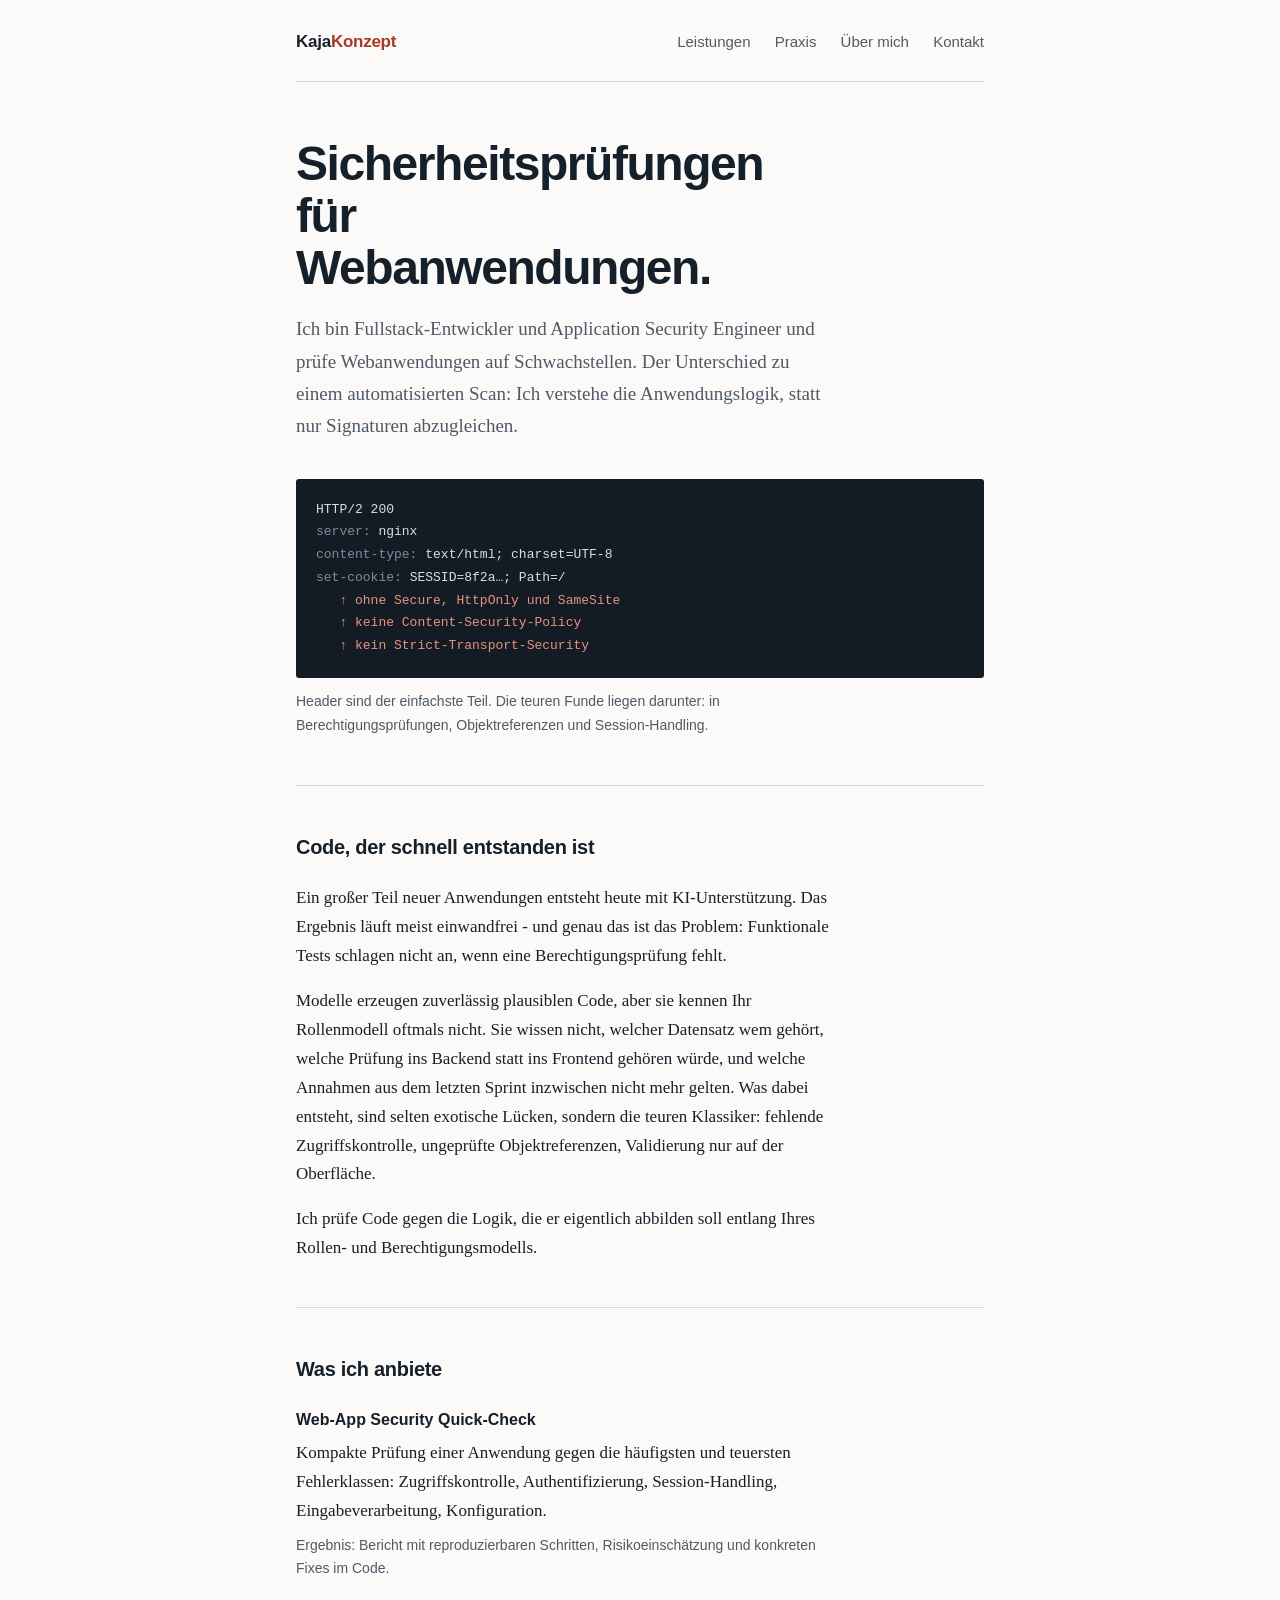
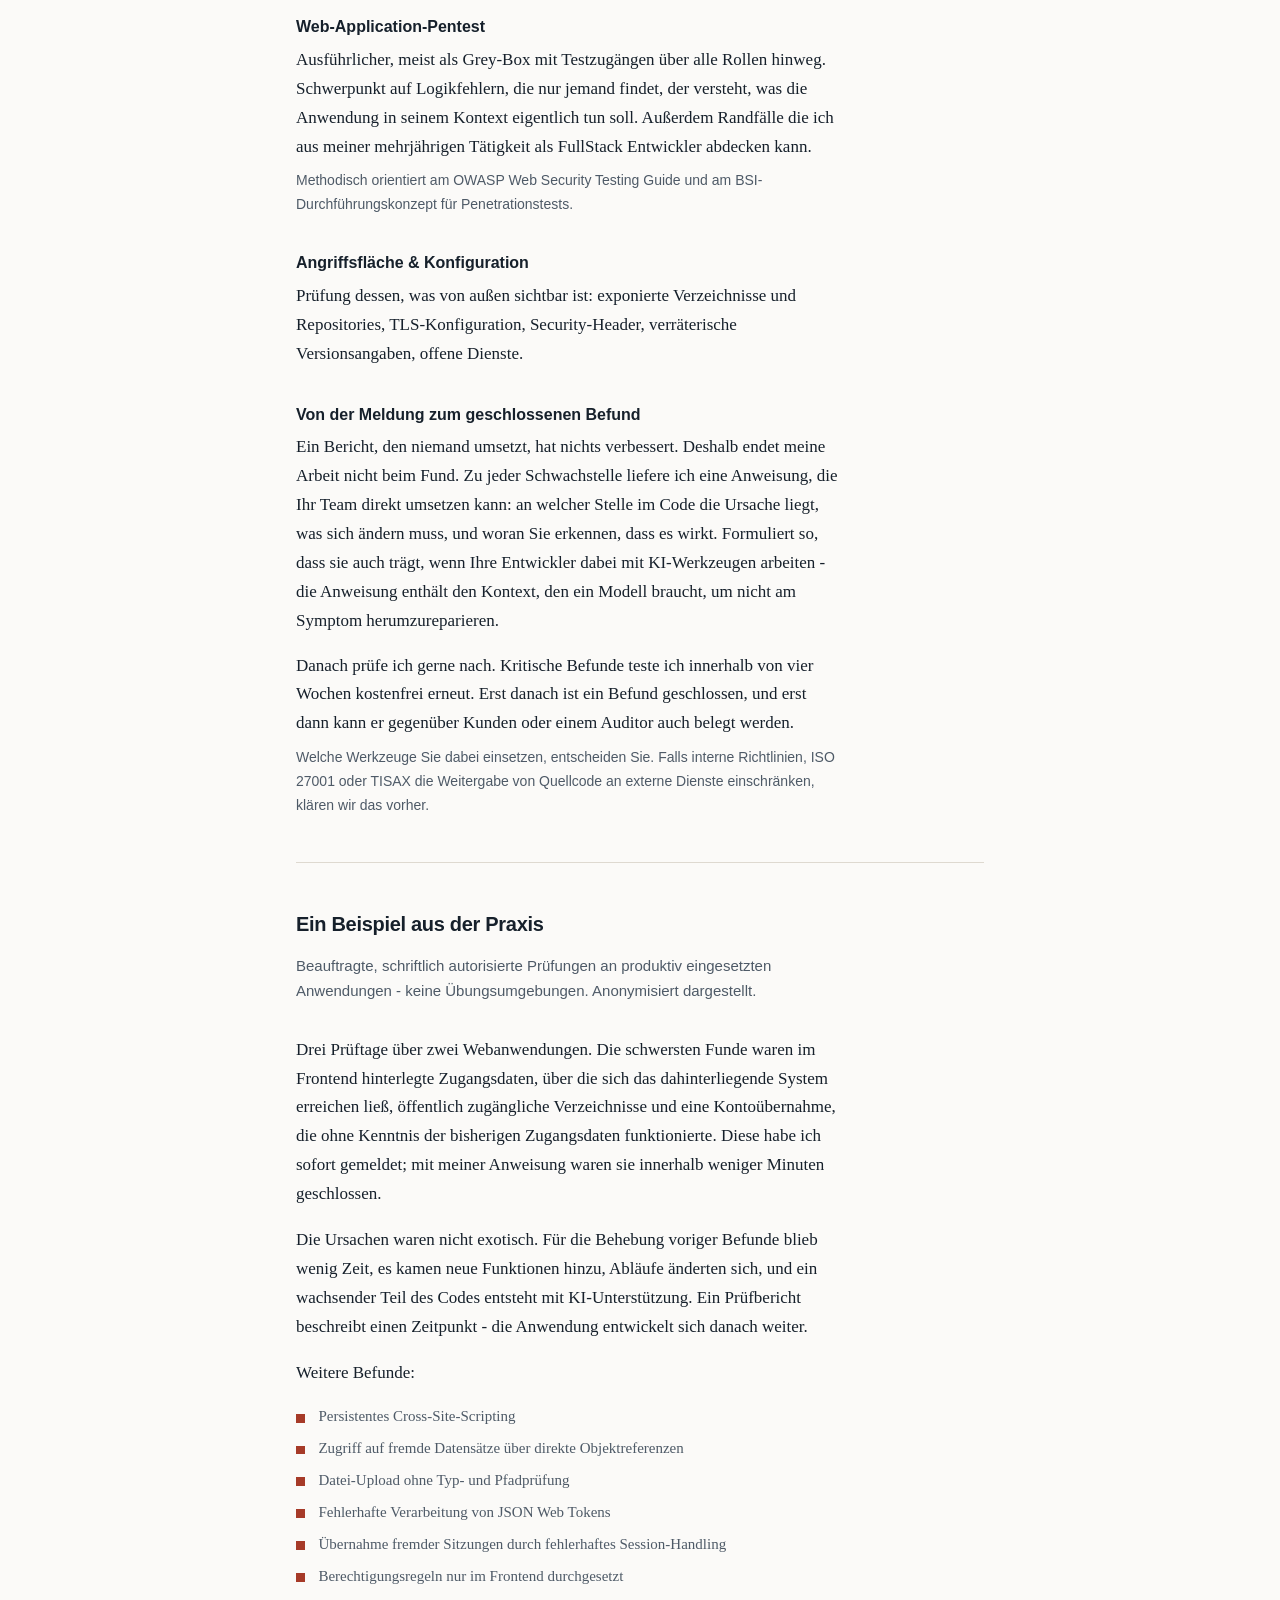
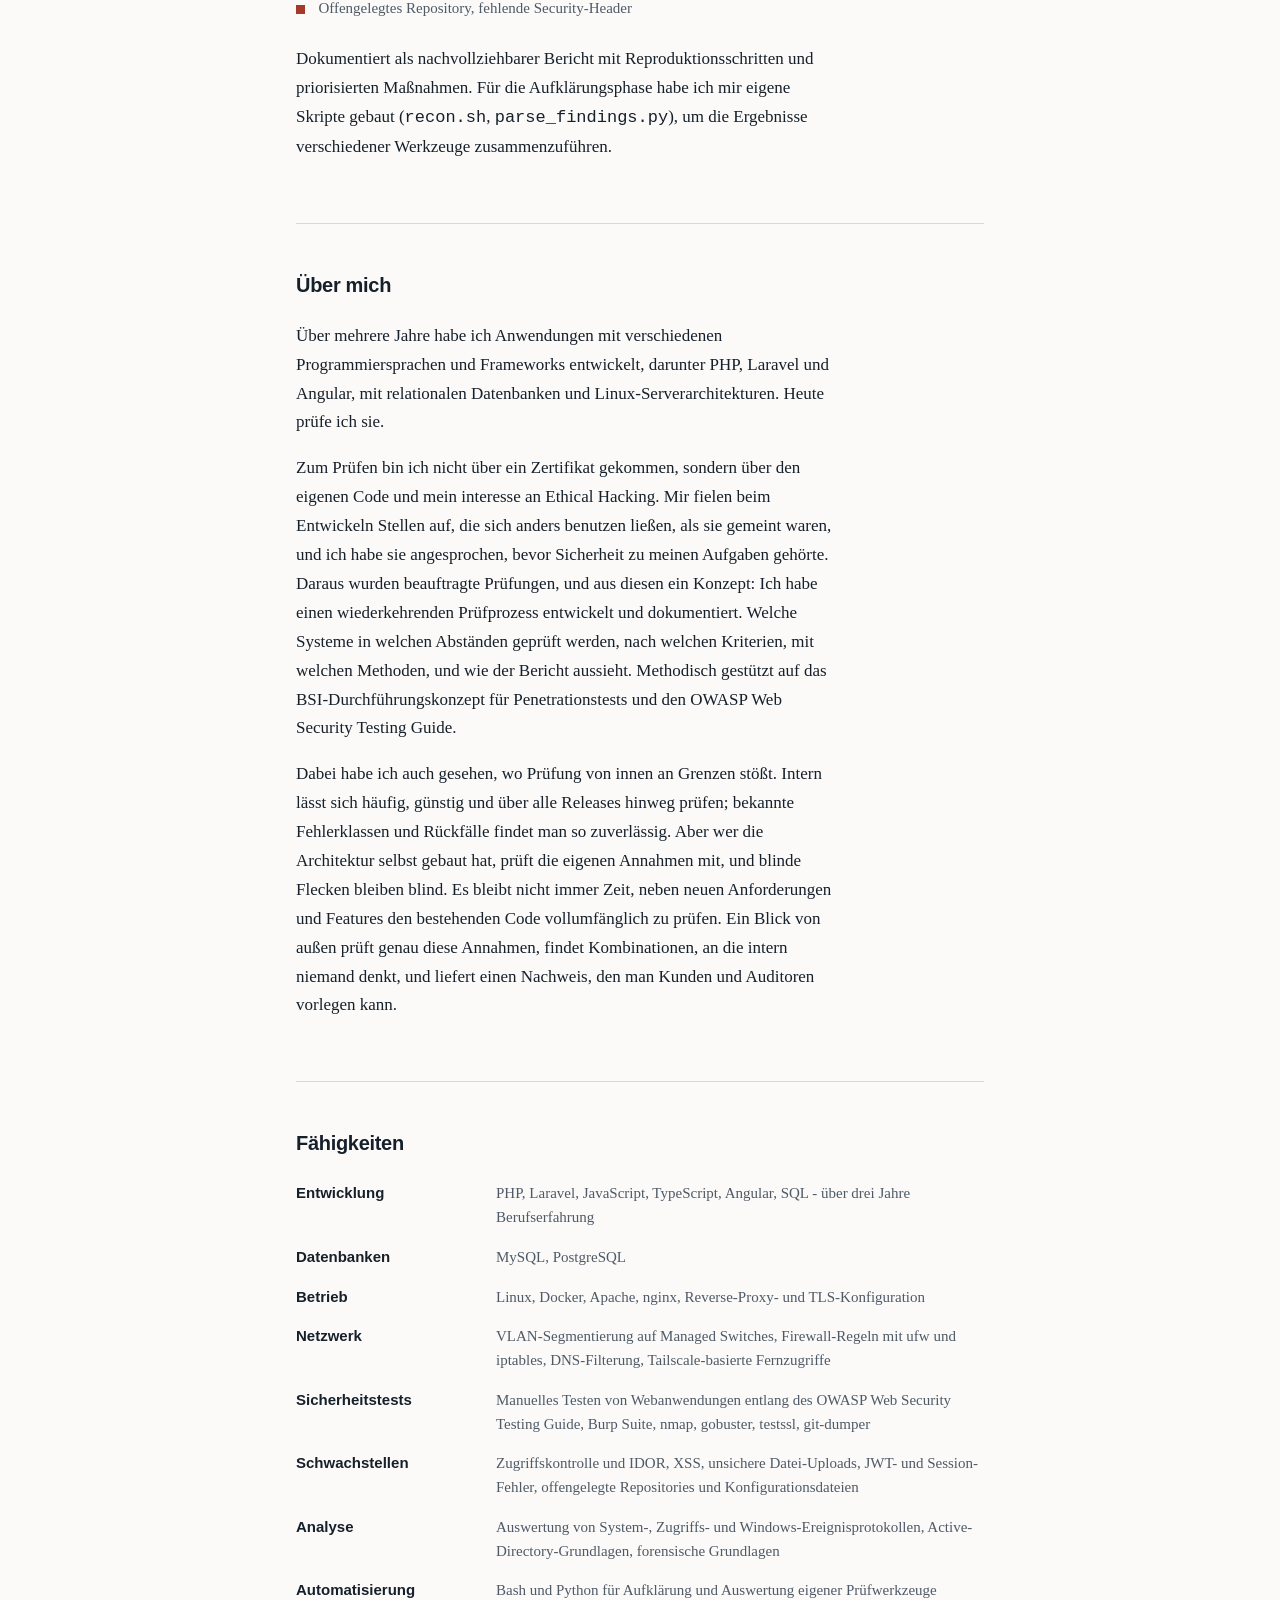
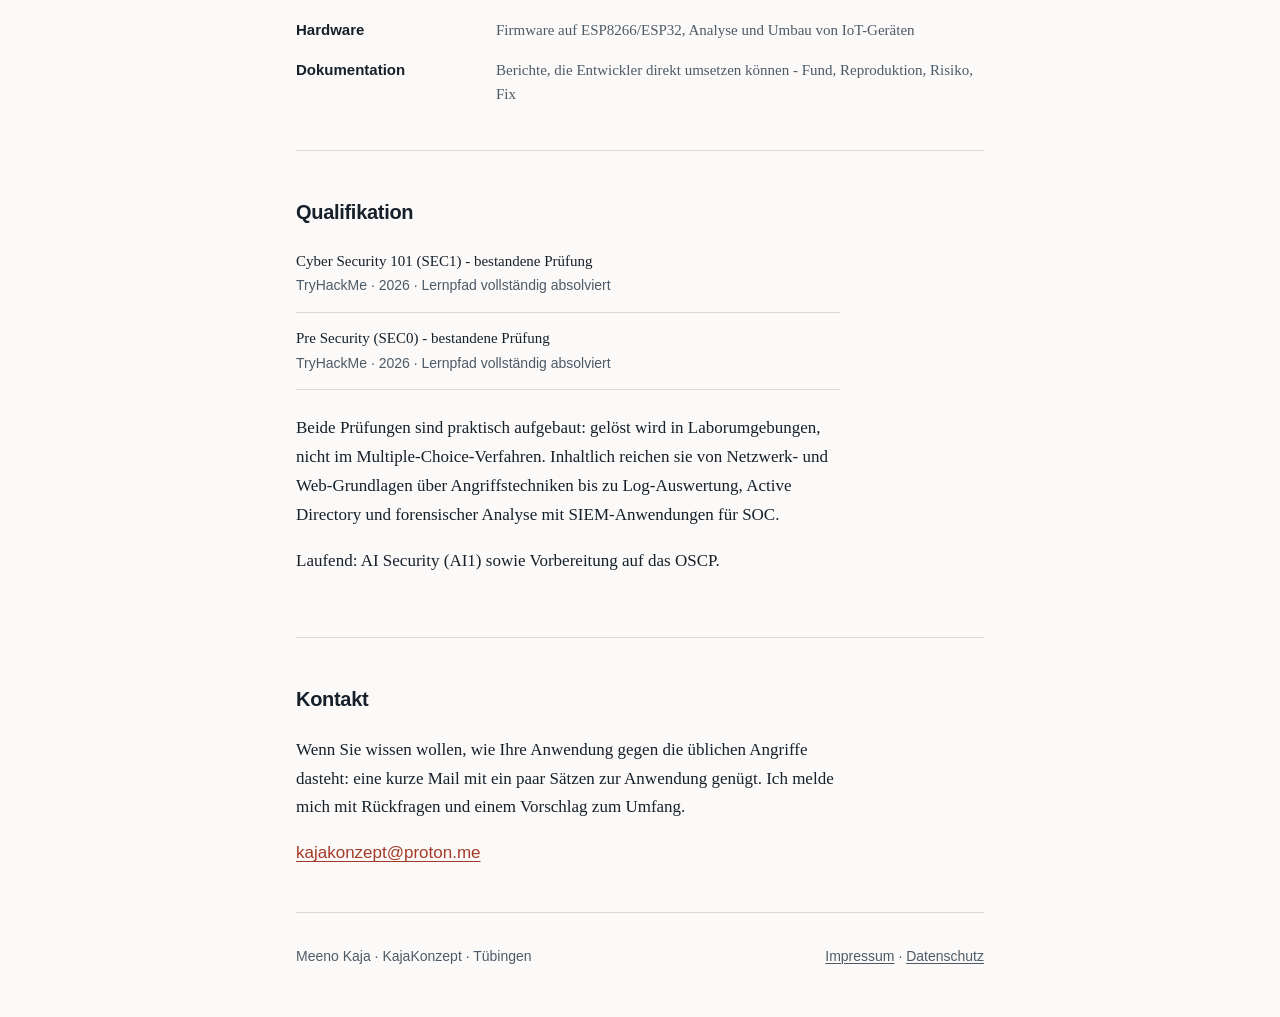
<file: index.html>
<!DOCTYPE html>
<html lang="de">
<head>
<meta charset="utf-8">
<meta name="viewport" content="width=device-width, initial-scale=1">
<title>KajaKonzept - Websicherheit aus Entwicklersicht</title>
<meta name="description" content="Sicherheitsprüfungen für Webanwendungen, durchgeführt von einem Fullstack-Entwickler.">
<link rel="stylesheet" href="style.css">
</head>
<body>
<div class="wrap">
  <header class="masthead">
    <a class="wordmark" href="./">Kaja<span>Konzept</span></a>
    <nav>
      <a href="#leistungen">Leistungen</a>
      <a href="#praxis">Praxis</a>
      <a href="#ueber-mich">Über mich</a>
      <a href="#kontakt">Kontakt</a>
    </nav>
  </header>
  <div class="hero">
    <h1>Sicherheitsprüfungen für Webanwendungen.</h1>
    <p class="lede">
      Ich bin Fullstack-Entwickler und Application Security Engineer und prüfe Webanwendungen auf Schwachstellen.
      Der Unterschied zu einem automatisierten Scan: Ich verstehe die Anwendungslogik,
      statt nur Signaturen abzugleichen.
    </p>
<pre class="evidence"><code>HTTP/2 200
<span class="dim">server:</span> nginx
<span class="dim">content-type:</span> text/html; charset=UTF-8
<span class="dim">set-cookie:</span> SESSID=8f2a…; Path=/
<span class="flag">   ↑ ohne Secure, HttpOnly und SameSite</span>
<span class="flag">   ↑ keine Content-Security-Policy</span>
<span class="flag">   ↑ kein Strict-Transport-Security</span></code></pre>
    <p class="evidence-note">
      Header sind der einfachste Teil. Die teuren Funde liegen darunter:
      in Berechtigungsprüfungen, Objektreferenzen und Session-Handling.
    </p>
  </div>
  <section id="ki-code" class="hook">
    <h2>Code, der schnell entstanden ist</h2>
    <p class="hook-open">
      Ein großer Teil neuer Anwendungen entsteht heute mit KI-Unterstützung.
      Das Ergebnis läuft meist einwandfrei - und genau das ist das Problem:
      Funktionale Tests schlagen nicht an, wenn eine Berechtigungsprüfung fehlt.
    </p>
    <p>
      Modelle erzeugen zuverlässig plausiblen Code, aber sie kennen Ihr
      Rollenmodell oftmals nicht. Sie wissen nicht, welcher Datensatz wem gehört,
      welche Prüfung ins Backend statt ins Frontend gehören würde, und welche
      Annahmen aus dem letzten Sprint inzwischen nicht mehr gelten. Was dabei
      entsteht, sind selten exotische Lücken, sondern die teuren Klassiker:
      fehlende Zugriffskontrolle, ungeprüfte Objektreferenzen, Validierung
      nur auf der Oberfläche.
    </p>
    <p>
      Ich prüfe Code gegen die Logik, die er eigentlich abbilden
      soll entlang Ihres Rollen- und Berechtigungsmodells.
    </p>
  </section>
  <section id="leistungen">
    <h2>Was ich anbiete</h2>
    <div class="offer">
      <h3>Web-App Security Quick-Check</h3>
      <p>
        Kompakte Prüfung einer Anwendung gegen die häufigsten und teuersten
        Fehlerklassen: Zugriffskontrolle, Authentifizierung, Session-Handling,
        Eingabeverarbeitung, Konfiguration.
      </p>
      <p class="scope">
        Ergebnis: Bericht mit reproduzierbaren Schritten, Risikoeinschätzung und
        konkreten Fixes im Code.
      </p>
    </div>
    <div class="offer">
      <h3>Web-Application-Pentest</h3>
      <p>
        Ausführlicher, meist als Grey-Box mit Testzugängen über alle Rollen hinweg.
        Schwerpunkt auf Logikfehlern, die nur jemand findet, der versteht, was die
        Anwendung in seinem Kontext eigentlich tun soll. Außerdem Randfälle die ich 
        aus meiner mehrjährigen Tätigkeit als FullStack Entwickler abdecken kann.
      </p>
      <p class="scope">
        Methodisch orientiert am OWASP Web Security Testing Guide und am
        BSI-Durchführungskonzept für Penetrationstests.
      </p>
    </div>
    <div class="offer">
      <h3>Angriffsfläche &amp; Konfiguration</h3>
      <p>
        Prüfung dessen, was von außen sichtbar ist: exponierte Verzeichnisse und
        Repositories, TLS-Konfiguration, Security-Header, verräterische
        Versionsangaben, offene Dienste.
      </p>
    </div>
  <div class="offer">
      <h3>Von der Meldung zum geschlossenen Befund</h3>
      <p>
        Ein Bericht, den niemand umsetzt, hat nichts verbessert. Deshalb endet
        meine Arbeit nicht beim Fund. Zu jeder Schwachstelle liefere ich eine
        Anweisung, die Ihr Team direkt umsetzen kann: an welcher Stelle im Code
        die Ursache liegt, was sich ändern muss, und woran Sie erkennen, dass es
        wirkt. Formuliert so, dass sie auch trägt, wenn Ihre Entwickler dabei
        mit KI-Werkzeugen arbeiten - die Anweisung enthält den Kontext, den ein
        Modell braucht, um nicht am Symptom herumzureparieren.
      </p>
      <p style="margin-top:1rem">
        Danach prüfe ich gerne nach. Kritische Befunde teste ich innerhalb von vier
        Wochen kostenfrei erneut. Erst danach ist ein Befund geschlossen, und
        erst dann kann er gegenüber Kunden oder einem Auditor auch
        belegt werden.
      </p>
      <p class="scope">
        Welche Werkzeuge Sie dabei einsetzen, entscheiden Sie. Falls interne
        Richtlinien, ISO 27001 oder TISAX die Weitergabe von Quellcode an
        externe Dienste einschränken, klären wir das vorher.
      </p>
    </div>
  </section>
<section id="praxis">
    <h2>Ein Beispiel aus der Praxis</h2>
    <p class="section-lede">
      Beauftragte, schriftlich autorisierte Prüfungen an produktiv eingesetzten
      Anwendungen - keine Übungsumgebungen. Anonymisiert dargestellt.
    </p>
    <p>
      Drei Prüftage über zwei Webanwendungen. Die schwersten Funde waren im
      Frontend hinterlegte Zugangsdaten, über die sich das dahinterliegende
      System erreichen ließ, öffentlich zugängliche Verzeichnisse
      und eine Kontoübernahme, die ohne Kenntnis der
      bisherigen Zugangsdaten funktionierte. Diese habe ich sofort gemeldet;
      mit meiner Anweisung waren sie innerhalb weniger Minuten geschlossen.
    </p>
    <p>
      Die Ursachen waren nicht exotisch. Für die Behebung voriger Befunde
      blieb wenig Zeit, es kamen neue Funktionen hinzu, Abläufe änderten
      sich, und ein wachsender Teil des Codes entsteht mit KI-Unterstützung.
      Ein Prüfbericht beschreibt einen Zeitpunkt - die Anwendung entwickelt sich danach weiter.
    </p>
    <p>Weitere Befunde:</p>
    <ul class="findings">
      <li>Persistentes Cross-Site-Scripting</li>
      <li>Zugriff auf fremde Datensätze über direkte Objektreferenzen</li>
      <li>Datei-Upload ohne Typ- und Pfadprüfung</li>
      <li>Fehlerhafte Verarbeitung von JSON Web Tokens</li>
      <li>Übernahme fremder Sitzungen durch fehlerhaftes Session-Handling</li>
      <li>Berechtigungsregeln nur im Frontend durchgesetzt</li>
      <li>Offengelegtes Repository, fehlende Security-Header</li>
    </ul>
 
    <p style="margin-top:1.5rem">
      Dokumentiert als nachvollziehbarer Bericht mit Reproduktionsschritten und
      priorisierten Maßnahmen. Für die Aufklärungsphase habe ich mir eigene
      Skripte gebaut (<code>recon.sh</code>, <code>parse_findings.py</code>), um
      die Ergebnisse verschiedener Werkzeuge zusammenzuführen.
    </p>
  </section>
  <section id="ueber-mich">
    <h2>Über mich</h2>
    <p>
      Über mehrere Jahre habe ich Anwendungen mit verschiedenen Programmiersprachen
      und Frameworks entwickelt, darunter PHP, Laravel und Angular, mit relationalen
      Datenbanken und Linux-Serverarchitekturen. Heute prüfe ich sie.
    </p>
    <p>
      Zum Prüfen bin ich nicht über ein Zertifikat gekommen, sondern über den
      eigenen Code und mein interesse an Ethical Hacking. Mir fielen beim Entwickeln
      Stellen auf, die sich anders benutzen ließen, als sie gemeint waren, und ich habe 
      sie angesprochen, bevor Sicherheit zu meinen Aufgaben gehörte. Daraus wurden 
      beauftragte Prüfungen, und aus diesen ein Konzept: Ich habe einen wiederkehrenden
      Prüfprozess entwickelt und dokumentiert. Welche Systeme in welchen
      Abständen geprüft werden, nach welchen Kriterien, mit welchen Methoden,
      und wie der Bericht aussieht. Methodisch gestützt auf das BSI-Durchführungskonzept
      für Penetrationstests und den OWASP Web Security Testing Guide.
    </p>
    <p>
      Dabei habe ich auch gesehen, wo Prüfung von innen an Grenzen stößt. Intern
      lässt sich häufig, günstig und über alle Releases hinweg prüfen; bekannte
      Fehlerklassen und Rückfälle findet man so zuverlässig. Aber wer die
      Architektur selbst gebaut hat, prüft die eigenen Annahmen mit, und blinde
      Flecken bleiben blind. Es bleibt nicht immer Zeit, neben neuen Anforderungen
      und Features den bestehenden Code vollumfänglich zu prüfen. Ein Blick von
      außen prüft genau diese Annahmen, findet Kombinationen, an die intern niemand
      denkt, und liefert einen Nachweis, den man Kunden und Auditoren vorlegen kann.
    </p>
  </section>
  <section id="faehigkeiten">
    <h2>Fähigkeiten</h2>
    <dl class="skills">
      <dt>Entwicklung</dt>
      <dd>PHP, Laravel, JavaScript, TypeScript, Angular, SQL - über drei Jahre
          Berufserfahrung</dd>
      <dt>Datenbanken</dt>
      <dd>MySQL, PostgreSQL</dd>
      <dt>Betrieb</dt>
      <dd>Linux, Docker, Apache, nginx, Reverse-Proxy- und
          TLS-Konfiguration</dd>
      <dt>Netzwerk</dt>
      <dd>VLAN-Segmentierung auf Managed Switches, Firewall-Regeln mit ufw und
          iptables, DNS-Filterung, Tailscale-basierte Fernzugriffe</dd>
      <dt>Sicherheitstests</dt>
      <dd>Manuelles Testen von Webanwendungen entlang des OWASP Web Security
          Testing Guide, Burp Suite, nmap, gobuster, testssl, git-dumper</dd>
      <dt>Schwachstellen</dt>
      <dd>Zugriffskontrolle und IDOR, XSS, unsichere Datei-Uploads,
          JWT- und Session-Fehler, offengelegte Repositories und
          Konfigurationsdateien</dd>
      <dt>Analyse</dt>
      <dd>Auswertung von System-, Zugriffs- und Windows-Ereignisprotokollen,
          Active-Directory-Grundlagen, forensische Grundlagen</dd>
      <dt>Automatisierung</dt>
      <dd>Bash und Python für Aufklärung und Auswertung eigener
          Prüfwerkzeuge</dd>
      <dt>Hardware</dt>
      <dd>Firmware auf ESP8266/ESP32, Analyse und Umbau von
          IoT-Geräten</dd>
      <dt>Dokumentation</dt>
      <dd>Berichte, die Entwickler direkt umsetzen können - Fund,
          Reproduktion, Risiko, Fix</dd>
    </dl>
  </section>
   <section id="qualifikation">
    <h2>Qualifikation</h2>
    <ul class="creds">
      <li>
        Cyber Security 101 (SEC1) - bestandene Prüfung
        <span class="issuer">TryHackMe · 2026 · Lernpfad vollständig absolviert</span>
      </li>
      <li>
        Pre Security (SEC0) - bestandene Prüfung
        <span class="issuer">TryHackMe · 2026 · Lernpfad vollständig absolviert</span>
      </li>
    </ul>
    <p style="margin-top:1.5rem">
      Beide Prüfungen sind praktisch aufgebaut: gelöst wird in Laborumgebungen,
      nicht im Multiple-Choice-Verfahren. Inhaltlich reichen sie von Netzwerk-
      und Web-Grundlagen über Angriffstechniken bis zu Log-Auswertung,
      Active Directory und forensischer Analyse mit SIEM-Anwendungen für SOC.
    </p>
    <p style="margin-top:1rem">
      Laufend: AI Security (AI1) sowie Vorbereitung auf das OSCP.
    </p>
  </section>
  <section id="kontakt">
    <h2>Kontakt</h2>
    <p>
      Wenn Sie wissen wollen, wie Ihre Anwendung gegen die üblichen Angriffe
      dasteht: eine kurze Mail mit ein paar Sätzen zur Anwendung genügt. Ich melde
      mich mit Rückfragen und einem Vorschlag zum Umfang.
    </p>
    <p class="contact-line"><a href="mailto:kajakonzept@proton.me">kajakonzept@proton.me</a></p>
  </section>
  <footer>
    <span> Meeno Kaja · KajaKonzept · Tübingen</span>
    <span>
      <a href="impressum.html">Impressum</a> ·
      <a href="datenschutz.html">Datenschutz</a>
    </span>
  </footer>
</div>
</body>
</html>
</file>
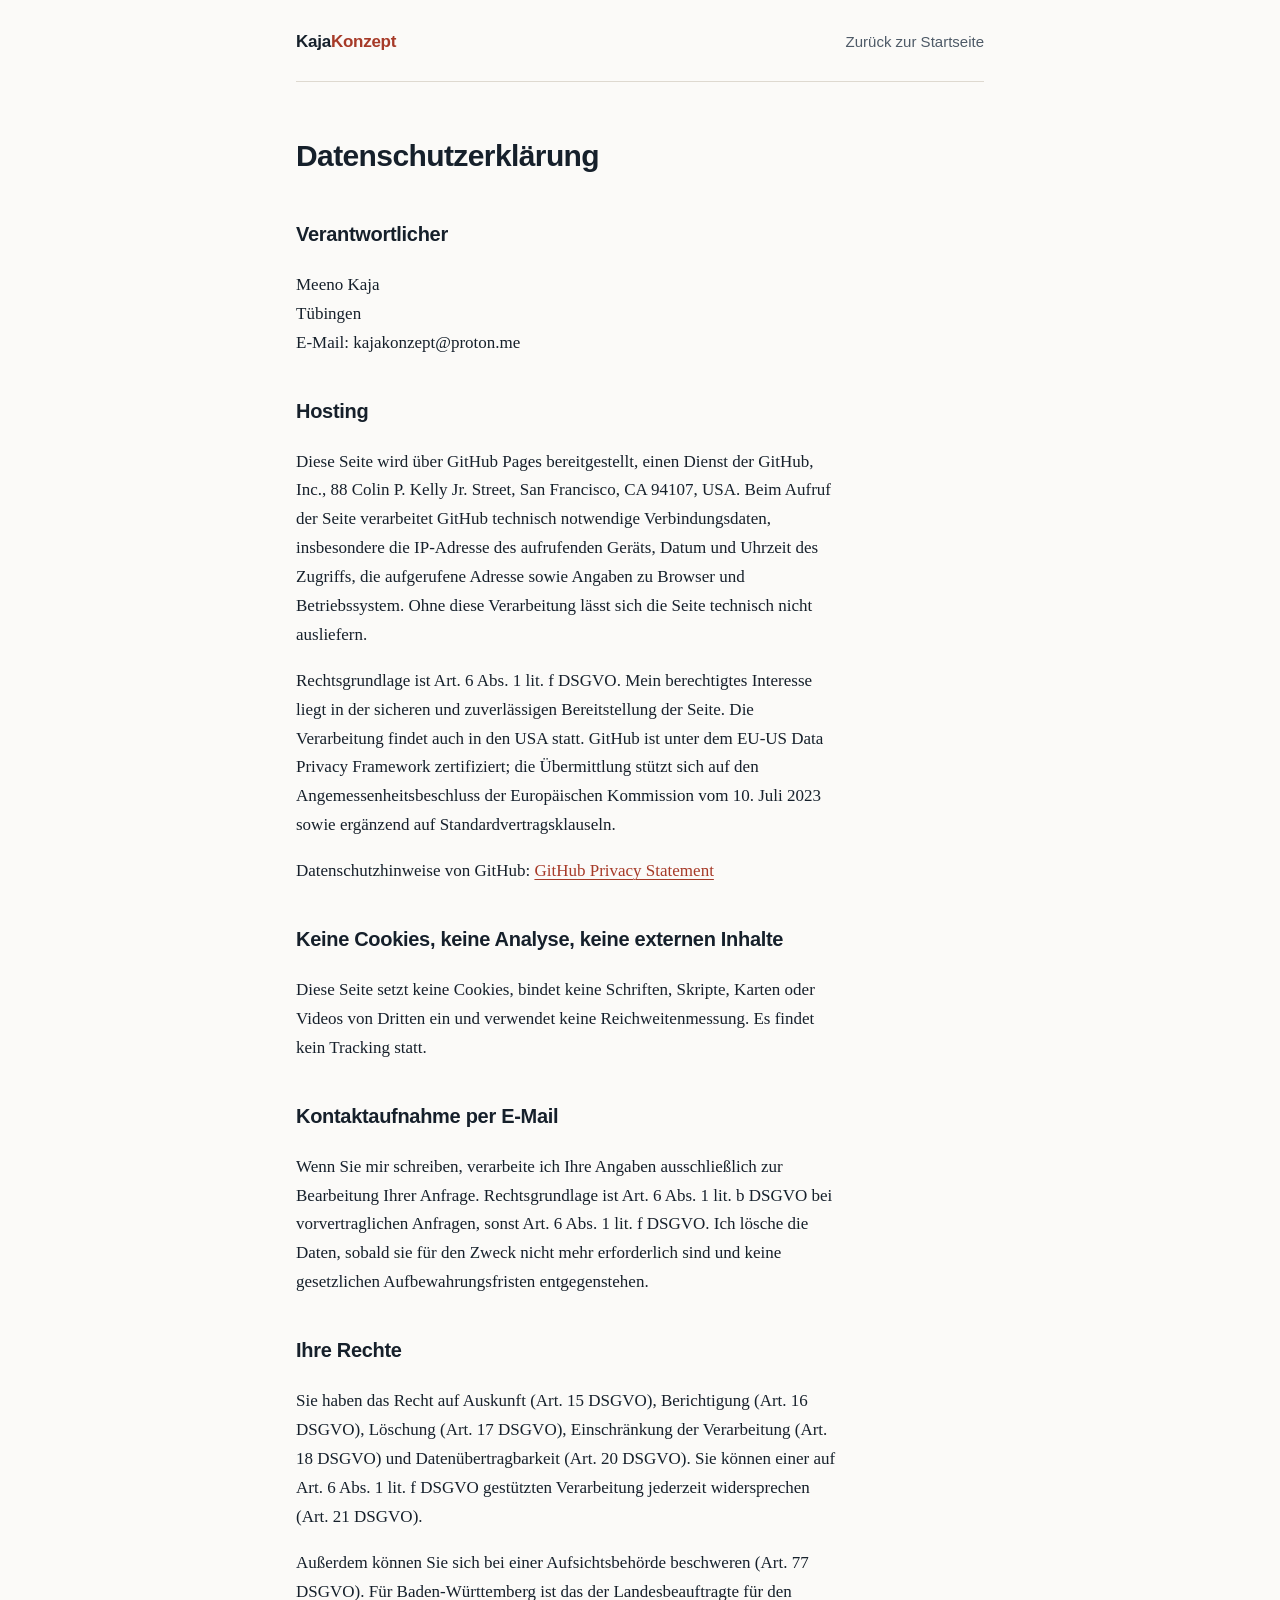
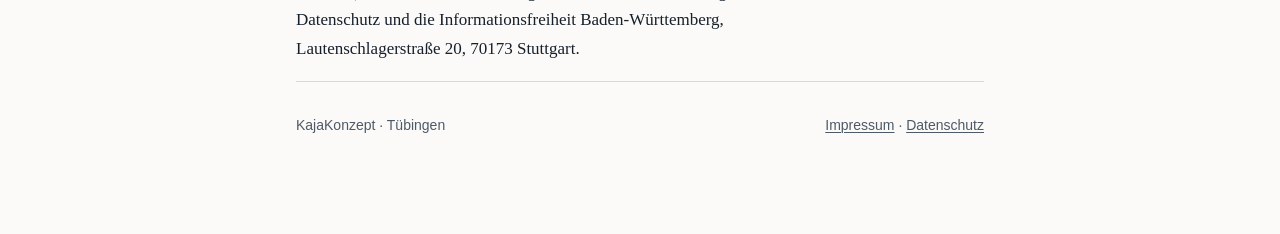
<file: datenschutz.html>
<!DOCTYPE html>
<html lang="de">
<head>
<meta charset="utf-8">
<meta name="viewport" content="width=device-width, initial-scale=1">
<title>Datenschutzerklärung — KajaKonzept</title>
<meta name="robots" content="noindex">
<link rel="stylesheet" href="style.css">
</head>
<body>

<div class="wrap legal">

  <header class="masthead">
    <a class="wordmark" href="./">Kaja<span>Konzept</span></a>
    <nav><a href="./">Zurück zur Startseite</a></nav>
  </header>

  <h1>Datenschutzerklärung</h1>

  <h2>Verantwortlicher</h2>
  <p>
    Meeno Kaja<br>
    Tübingen<br>
    E-Mail: kajakonzept@proton.me
  </p>

  <h2>Hosting</h2>
  <p>
    Diese Seite wird über GitHub Pages bereitgestellt, einen Dienst der
    GitHub, Inc., 88 Colin P. Kelly Jr. Street, San Francisco, CA 94107, USA.
    Beim Aufruf der Seite verarbeitet GitHub technisch notwendige
    Verbindungsdaten, insbesondere die IP-Adresse des aufrufenden Geräts,
    Datum und Uhrzeit des Zugriffs, die aufgerufene Adresse sowie Angaben zu
    Browser und Betriebssystem. Ohne diese Verarbeitung lässt sich die Seite
    technisch nicht ausliefern.
  </p>
  <p>
    Rechtsgrundlage ist Art. 6 Abs. 1 lit. f DSGVO. Mein berechtigtes
    Interesse liegt in der sicheren und zuverlässigen Bereitstellung der
    Seite. Die Verarbeitung findet auch in den USA statt. GitHub ist unter
    dem EU-US Data Privacy Framework zertifiziert; die Übermittlung stützt
    sich auf den Angemessenheitsbeschluss der Europäischen Kommission vom
    10. Juli 2023 sowie ergänzend auf Standardvertragsklauseln.
  </p>
  <p>
    Datenschutzhinweise von GitHub:
    <a href="https://docs.github.com/site-policy/privacy-policies/github-privacy-statement">GitHub Privacy Statement</a>
  </p>

  <h2>Keine Cookies, keine Analyse, keine externen Inhalte</h2>
  <p>
    Diese Seite setzt keine Cookies, bindet keine Schriften, Skripte, Karten
    oder Videos von Dritten ein und verwendet keine Reichweitenmessung. Es
    findet kein Tracking statt.
  </p>

  <h2>Kontaktaufnahme per E-Mail</h2>
  <p>
    Wenn Sie mir schreiben, verarbeite ich Ihre Angaben ausschließlich zur
    Bearbeitung Ihrer Anfrage. Rechtsgrundlage ist Art. 6 Abs. 1 lit. b DSGVO
    bei vorvertraglichen Anfragen, sonst Art. 6 Abs. 1 lit. f DSGVO. Ich
    lösche die Daten, sobald sie für den Zweck nicht mehr erforderlich sind
    und keine gesetzlichen Aufbewahrungsfristen entgegenstehen.
  </p>

  <h2>Ihre Rechte</h2>
  <p>
    Sie haben das Recht auf Auskunft (Art. 15 DSGVO), Berichtigung
    (Art. 16 DSGVO), Löschung (Art. 17 DSGVO), Einschränkung der Verarbeitung
    (Art. 18 DSGVO) und Datenübertragbarkeit (Art. 20 DSGVO). Sie können
    einer auf Art. 6 Abs. 1 lit. f DSGVO gestützten Verarbeitung jederzeit
    widersprechen (Art. 21 DSGVO).
  </p>
  <p>
    Außerdem können Sie sich bei einer Aufsichtsbehörde beschweren
    (Art. 77 DSGVO). Für Baden-Württemberg ist das der Landesbeauftragte für
    den Datenschutz und die Informationsfreiheit Baden-Württemberg,
    Lautenschlagerstraße 20, 70173 Stuttgart.
  </p>

  <footer>
    <span>KajaKonzept · Tübingen</span>
    <span>
      <a href="impressum.html">Impressum</a> ·
      <a href="datenschutz.html">Datenschutz</a>
    </span>
  </footer>

</div>

</body>
</html>
</file>
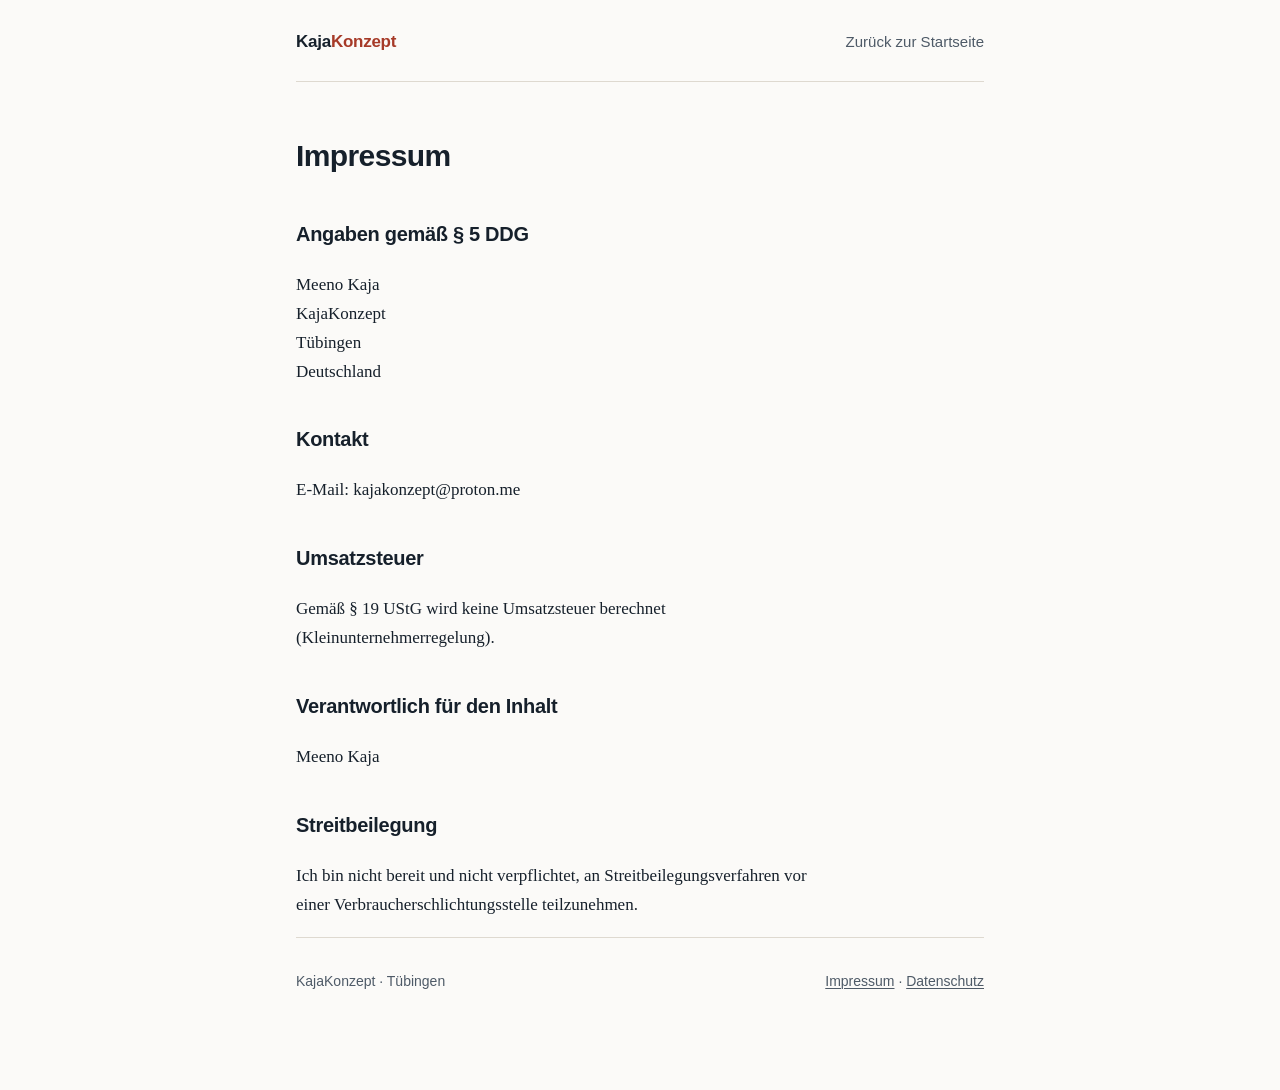
<file: impressum.html>
<!DOCTYPE html>
<html lang="de">
<head>
<meta charset="utf-8">
<meta name="viewport" content="width=device-width, initial-scale=1">
<title>Impressum — KajaKonzept</title>
<meta name="robots" content="noindex">
<link rel="stylesheet" href="style.css">
</head>
<body>

<div class="wrap legal">

  <header class="masthead">
    <a class="wordmark" href="./">Kaja<span>Konzept</span></a>
    <nav><a href="./">Zurück zur Startseite</a></nav>
  </header>

  <h1>Impressum</h1>

  <h2>Angaben gemäß § 5 DDG</h2>
  <p>
    Meeno Kaja<br>
    KajaKonzept<br>
    Tübingen<br>
    Deutschland
  </p>

  <h2>Kontakt</h2>
  <p>
    E-Mail: kajakonzept@proton.me<br>
  </p>

  <h2>Umsatzsteuer</h2>
  <p>
    Gemäß § 19 UStG wird keine Umsatzsteuer berechnet (Kleinunternehmerregelung).
  </p>

  <h2>Verantwortlich für den Inhalt</h2>
  <p>
    Meeno Kaja
  </p>

  <h2>Streitbeilegung</h2>
  <p>
    Ich bin nicht bereit und nicht verpflichtet, an Streitbeilegungsverfahren
    vor einer Verbraucherschlichtungsstelle teilzunehmen.
  </p>

  <footer>
    <span>KajaKonzept · Tübingen</span>
    <span>
      <a href="impressum.html">Impressum</a> ·
      <a href="datenschutz.html">Datenschutz</a>
    </span>
  </footer>

</div>

</body>
</html>
</file>
<file: style.css>
/* KajaKonzept — Stylesheet
   Keine externen Ressourcen (keine Google Fonts, kein CDN):
   damit fallen Drittland-Transfers in der Datenschutzerklärung weg. */

:root {
  --paper:      #fbfaf8;
  --ink:        #16202b;
  --ink-soft:   #4e5a67;
  --rule:       #ded9d0;
  --signal:     #a63a28;
  --code-bg:    #131c25;
  --code-fg:    #d8dee6;
  --code-dim:   #7c8b9a;

  --sans: ui-sans-serif, "Inter", "Helvetica Neue", Arial, sans-serif;
  --serif: "Iowan Old Style", "Palatino Linotype", Palatino, Georgia, serif;
  --mono: ui-monospace, "JetBrains Mono", "SFMono-Regular", Menlo, Consolas, monospace;

  --measure: 34rem;
}

*, *::before, *::after { box-sizing: border-box; }

html { -webkit-text-size-adjust: 100%; }

body {
  margin: 0;
  background: var(--paper);
  color: var(--ink);
  font-family: var(--serif);
  font-size: 1.0625rem;
  line-height: 1.7;
  font-kerning: normal;
}

.wrap {
  max-width: 46rem;
  margin: 0 auto;
  padding: 0 1.5rem;
}

p, li { max-width: var(--measure); }

a {
  color: var(--signal);
  text-decoration-thickness: 1px;
  text-underline-offset: 0.15em;
}
a:hover { text-decoration-thickness: 2px; }

:focus-visible {
  outline: 2px solid var(--signal);
  outline-offset: 3px;
}

/* ---------- Kopfzeile ---------- */

.masthead {
  display: flex;
  flex-wrap: wrap;
  gap: 0.75rem 2rem;
  align-items: baseline;
  justify-content: space-between;
  padding: 1.75rem 0 1.5rem;
  border-bottom: 1px solid var(--rule);
}

.wordmark {
  font-family: var(--sans);
  font-weight: 700;
  font-size: 1.0625rem;
  letter-spacing: -0.015em;
  color: var(--ink);
  text-decoration: none;
}
.wordmark span { color: var(--signal); }

.masthead nav {
  font-family: var(--sans);
  font-size: 0.9375rem;
}
.masthead nav a {
  color: var(--ink-soft);
  text-decoration: none;
  margin-left: 1.25rem;
}
.masthead nav a:first-child { margin-left: 0; }
.masthead nav a:hover { color: var(--signal); }

/* ---------- Hero ---------- */

.hero { padding: 3.5rem 0 3rem; }

.hero h1 {
  font-family: var(--sans);
  font-weight: 800;
  font-size: clamp(2rem, 6vw, 3rem);
  line-height: 1.08;
  letter-spacing: -0.03em;
  margin: 0 0 1.25rem;
  max-width: 18ch;
}

.lede {
  font-size: 1.1875rem;
  color: var(--ink-soft);
  margin: 0 0 2.25rem;
}

/* Illustratives Terminal-Fragment */
.evidence {
  background: var(--code-bg);
  color: var(--code-fg);
  font-family: var(--mono);
  font-size: 0.8125rem;
  line-height: 1.75;
  padding: 1.25rem 1.25rem;
  border-radius: 3px;
  overflow-x: auto;
  margin: 0;
}
.evidence .dim  { color: var(--code-dim); }
.evidence .flag { color: #e8917f; }

.evidence-note {
  font-family: var(--sans);
  font-size: 0.875rem;
  color: var(--ink-soft);
  margin: 0.75rem 0 0;
}

/* ---------- Abschnitte ---------- */

section { padding: 2.75rem 0; border-top: 1px solid var(--rule); }

h2 {
  font-family: var(--sans);
  font-weight: 700;
  font-size: 1.25rem;
  letter-spacing: -0.015em;
  margin: 0 0 1.25rem;
}

h3 {
  font-family: var(--sans);
  font-weight: 650;
  font-size: 1rem;
  margin: 0 0 0.35rem;
}

/* Aufhänger-Abschnitt */
.hook p { margin: 0 0 1rem; }
.hook p:last-child { margin-bottom: 0; }

/* Leistungen */
.offer { margin: 0 0 2rem; }
.offer:last-child { margin-bottom: 0; }
.offer p { margin: 0; }
.offer .scope {
  font-family: var(--sans);
  font-size: 0.875rem;
  color: var(--ink-soft);
  margin-top: 0.5rem;
}

/* Fähigkeiten */
.skills {
  margin: 0;
  display: grid;
  grid-template-columns: 11rem 1fr;
  gap: 0.9rem 1.5rem;
  align-items: baseline;
}
.skills dt {
  font-family: var(--sans);
  font-weight: 650;
  font-size: 0.9375rem;
}
.skills dd {
  margin: 0;
  color: var(--ink-soft);
  font-size: 0.9375rem;
  line-height: 1.6;
}

/* Einleitungszeile unter einer Abschnittsüberschrift */
.section-lede {
  font-family: var(--sans);
  font-size: 0.9375rem;
  color: var(--ink-soft);
  margin: -0.5rem 0 2rem;
}

/* Zweiter Fall im Praxis-Abschnitt */
h3.case { margin-top: 2.25rem; }

/* Befundliste im Praxis-Abschnitt */
.findings {
  list-style: none;
  padding: 0;
  margin: 1rem 0 0;
  font-size: 0.9375rem;
}
.findings li {
  padding-left: 1.4rem;
  position: relative;
  margin-bottom: 0.4rem;
  color: var(--ink-soft);
}
.findings li::before {
  content: "";
  position: absolute;
  left: 0;
  top: 0.62em;
  width: 0.55rem;
  height: 0.55rem;
  background: var(--signal);
}

/* Zertifikate */
.creds { margin: 0; padding: 0; list-style: none; }
.creds li {
  padding: 0.85rem 0;
  border-bottom: 1px solid var(--rule);
  font-size: 0.9375rem;
}
.creds li:first-child { padding-top: 0; }
.creds .issuer {
  font-family: var(--sans);
  color: var(--ink-soft);
  font-size: 0.875rem;
  display: block;
}

/* Kontakt */
.contact-line {
  font-family: var(--sans);
  font-size: 1.0625rem;
  margin: 0.5rem 0 0;
}

/* ---------- Fuß ---------- */

footer {
  border-top: 1px solid var(--rule);
  padding: 2rem 0 3rem;
  font-family: var(--sans);
  font-size: 0.875rem;
  color: var(--ink-soft);
  display: flex;
  flex-wrap: wrap;
  gap: 0.5rem 1.5rem;
  justify-content: space-between;
}
footer a { color: var(--ink-soft); }

/* ---------- Rechtstexte ---------- */

.legal h1 {
  font-family: var(--sans);
  font-weight: 800;
  font-size: 1.875rem;
  letter-spacing: -0.02em;
  margin: 3rem 0 1.5rem;
}
.legal h2 { margin-top: 2.25rem; }
.legal { padding-bottom: 3rem; }
.legal .todo {
  background: #fdf3e7;
  border-left: 3px solid var(--signal);
  padding: 0.75rem 1rem;
  font-family: var(--sans);
  font-size: 0.875rem;
  max-width: var(--measure);
}

/* ---------- Klein ---------- */

@media (max-width: 34rem) {
  .skills { grid-template-columns: 1fr; gap: 0.25rem; }
  .skills dd { margin-bottom: 0.85rem; }
}
</file>
